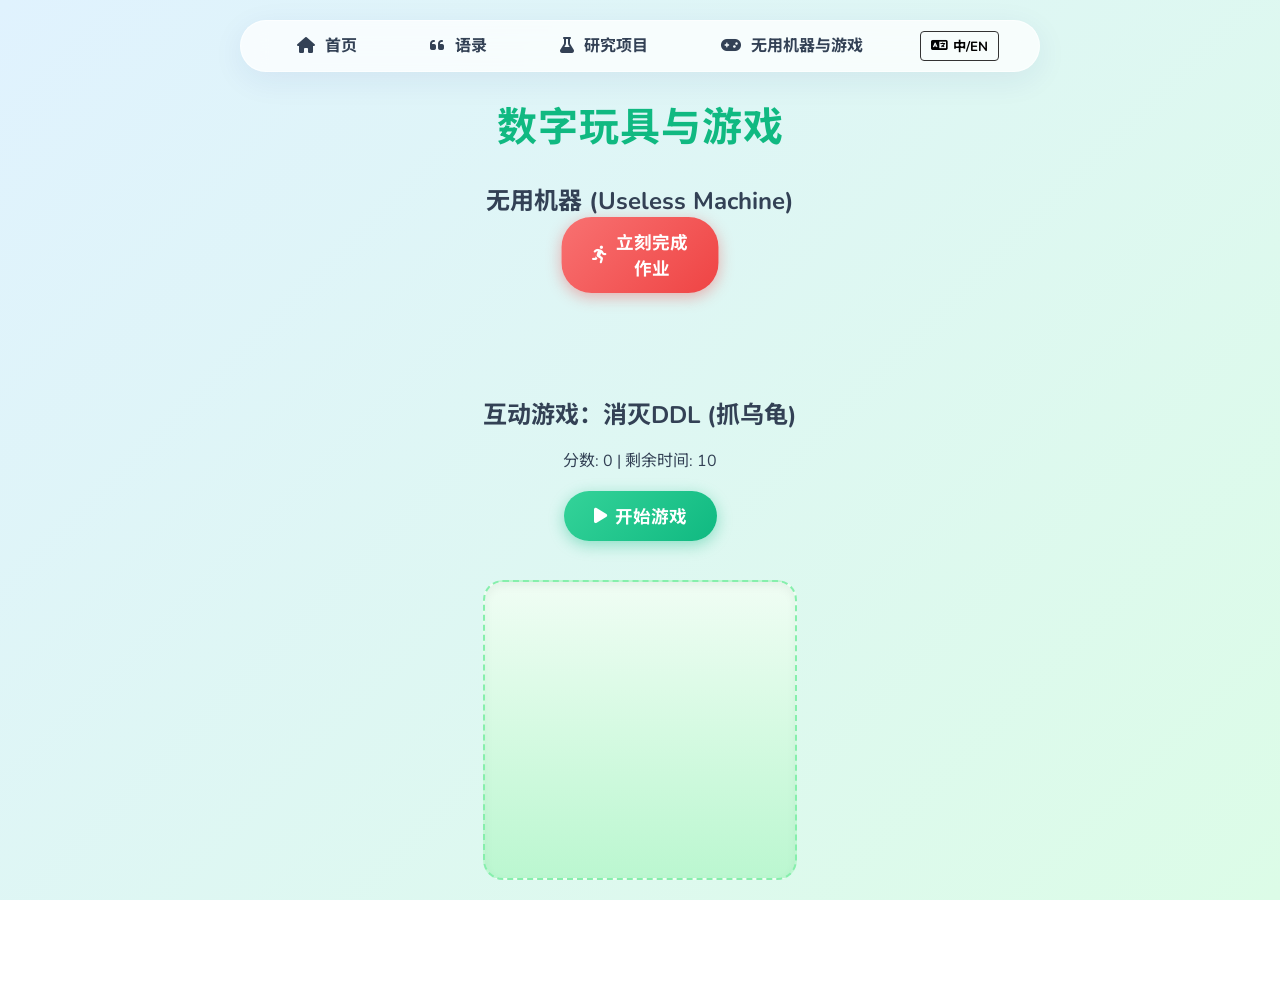
<file: machine.html>
<!DOCTYPE html>
<html lang="zh-CN">
<head>
    <meta charset="UTF-8">
    <meta name="viewport" content="width=device-width, initial-scale=1.0">
    <title>实验室 | Lab</title>
    <!-- 浏览器标签页的小乌龟图标 -->
    <link rel="icon" href="data:image/svg+xml,<svg xmlns=%22http://www.w3.org/2000/svg%22 viewBox=%220 0 100 100%22><text y=%22.9em%22 font-size=%2290%22>🐢</text></svg>">
    <!-- FontAwesome 图标库 -->
    <link rel="stylesheet" href="https://cdnjs.cloudflare.com/ajax/libs/font-awesome/6.4.0/css/all.min.css">
    <!-- 果冻风样式表 -->
    <link rel="stylesheet" href="style.css">
    <style>
        /* 局部样式：确保逃跑按钮的容器有相对定位 */
        .machine-section { text-align: center; margin-bottom: 4rem; position: relative; height: 150px; }
    </style>
</head>
<body>
    <!-- 导航栏占位符 -->
    <nav id="nav-placeholder"></nav>

    <div class="container">
        <h1 data-i18n="machine_title" style="text-align: center;">数字玩具与游戏</h1>

        <!-- 1. 无用机器 -->
        <section class="machine-section">
            <h2 data-i18n="machine_useless_title">无用机器 (Useless Machine)</h2>
            <p data-i18n="machine_useless_desc">试着点击这个按钮：</p >
            <!-- 这个按钮加了 id，会被 machine.js 控制逃跑 -->
            <button id="useless-btn"><i class="fa-solid fa-person-running"></i> <span data-i18n="machine_btn">立刻完成作业</span></button>
        </section>

        <!-- 2. 抓乌龟游戏 -->
        <section style="text-align: center;">
            <h2 data-i18n="machine_game_title">互动游戏：消灭DDL (抓乌龟)</h2>
            <p style="margin-top: 10px;">
                <span data-i18n="machine_score">分数: </span><span id="score">0</span> | 
                <span data-i18n="machine_time">剩余时间: </span><span id="time">10</span>
            </p >
            <button id="start-game-btn" style="margin: 15px 0;"><i class="fa-solid fa-play"></i> <span data-i18n="machine_start_btn">开始游戏</span></button>
            
            <!-- 游戏区域，里面有个小乌龟 Emoji -->
            <div id="game-area">
                <div id="target">🐢</div>
            </div>
        </section>
    </div>

    <!-- 页脚占位符 -->
    <footer id="footer-placeholder"></footer>

    <!-- 引入脚本：顺序非常重要 -->
    <script src="nav.js"></script>
    <script src="i18n.js"></script>
    <script src="machine.js"></script>
</body>
</html>
</file>
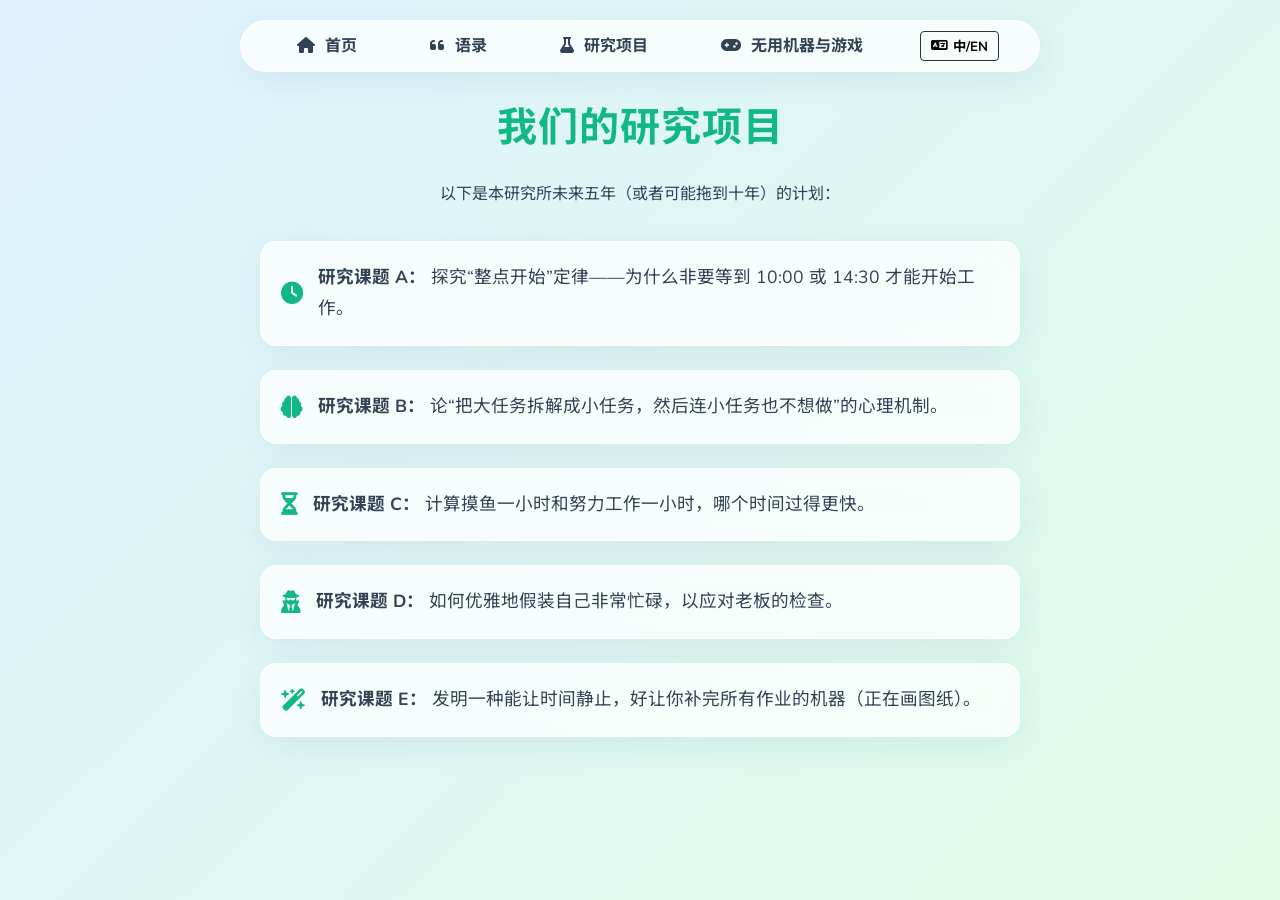
<file: project.html>
<!DOCTYPE html>
<html lang="zh-CN">
<head>
    <meta charset="UTF-8">
    <meta name="viewport" content="width=device-width, initial-scale=1.0">
    <title>研究项目 | Projects</title>
    <!-- 浏览器标签页的小乌龟图标 -->
    <link rel="icon" href="data:image/svg+xml,<svg xmlns=%22http://www.w3.org/2000/svg%22 viewBox=%220 0 100 100%22><text y=%22.9em%22 font-size=%2290%22>🐢</text></svg>">
    <!-- FontAwesome 图标库 -->
    <link rel="stylesheet" href="https://cdnjs.cloudflare.com/ajax/libs/font-awesome/6.4.0/css/all.min.css">
    <!-- 果冻风样式表 -->
    <link rel="stylesheet" href="style.css">
</head>
<body>
    <!-- 导航栏占位符 -->
    <nav id="nav-placeholder"></nav>

    <div class="container">
        <!-- 标题和介绍，使用 data-i18n 实现双语 -->
        <h1 data-i18n="projects_title" style="text-align: center;">我们的研究项目</h1>
        <p data-i18n="projects_desc" style="text-align: center; margin-bottom: 2rem;">以下是本研究所未来五年（或者可能拖到十年）的计划：</p >
        
        <!-- 项目列表容器，内容由下方 JS 动态生成 -->
        <ul class="list-items" id="projects-list"></ul>
    </div>

    <!-- 页脚占位符 -->
    <footer id="footer-placeholder"></footer>

    <!-- 引入全局脚本 -->
    <script src="nav.js"></script>
    <script src="i18n.js"></script>
    
    <!-- 页面专属脚本 -->
    <script>
        // 项目数据（中英双语，包含了 FontAwesome 图标标签）
        const projectsData = {
            zh: [
                "<i class='fa-solid fa-clock'></i> <span><strong>研究课题 A：</strong> 探究“整点开始”定律——为什么非要等到 10:00 或 14:30 才能开始工作。</span>",
                "<i class='fa-solid fa-brain'></i> <span><strong>研究课题 B：</strong> 论“把大任务拆解成小任务，然后连小任务也不想做”的心理机制。</span>",
                "<i class='fa-solid fa-hourglass-half'></i> <span><strong>研究课题 C：</strong> 计算摸鱼一小时和努力工作一小时，哪个时间过得更快。</span>",
                "<i class='fa-solid fa-user-secret'></i> <span><strong>研究课题 D：</strong> 如何优雅地假装自己非常忙碌，以应对老板的检查。</span>",
                "<i class='fa-solid fa-wand-magic-sparkles'></i> <span><strong>研究课题 E：</strong> 发明一种能让时间静止，好让你补完所有作业的机器（正在画图纸）。</span>"
            ],
            en: [
                "<i class='fa-solid fa-clock'></i> <span><strong>Project A:</strong> Study the 'O'clock Rule'—why we can only start working at exactly 10:00 or 14:30.</span>",
                "<i class='fa-solid fa-brain'></i> <span><strong>Project B:</strong> On the psychological mechanism of 'breaking a big task into small ones, and then not wanting to do the small ones either'.</span>",
                "<i class='fa-solid fa-hourglass-half'></i> <span><strong>Project C:</strong> Calculate whether time passes faster when slacking off or working hard.</span>",
                "<i class='fa-solid fa-user-secret'></i> <span><strong>Project D:</strong> How to elegantly pretend to be very busy when the boss is checking.</span>",
                "<i class='fa-solid fa-wand-magic-sparkles'></i> <span><strong>Project E:</strong> Invent a machine that freezes time so you can finish all your homework (blueprints in progress).</span>"
            ]
        };

        // 渲染项目列表的函数
        function renderProjects() {
            const lang = localStorage.getItem('site_lang') || 'zh'; // 默认中文
            const listContainer = document.getElementById('projects-list');
            listContainer.innerHTML = ''; // 清空列表
            
            // 循环生成列表项
            projectsData[lang].forEach(item => {
                const li = document.createElement('li');
                li.innerHTML = item;
                listContainer.appendChild(li);
            });
        }

        // 页面加载完成后渲染
        document.addEventListener("DOMContentLoaded", renderProjects);
        // 当切换语言时，重新渲染
        document.addEventListener("languageChanged", renderProjects);
    </script>
</body>
</html>
</file>
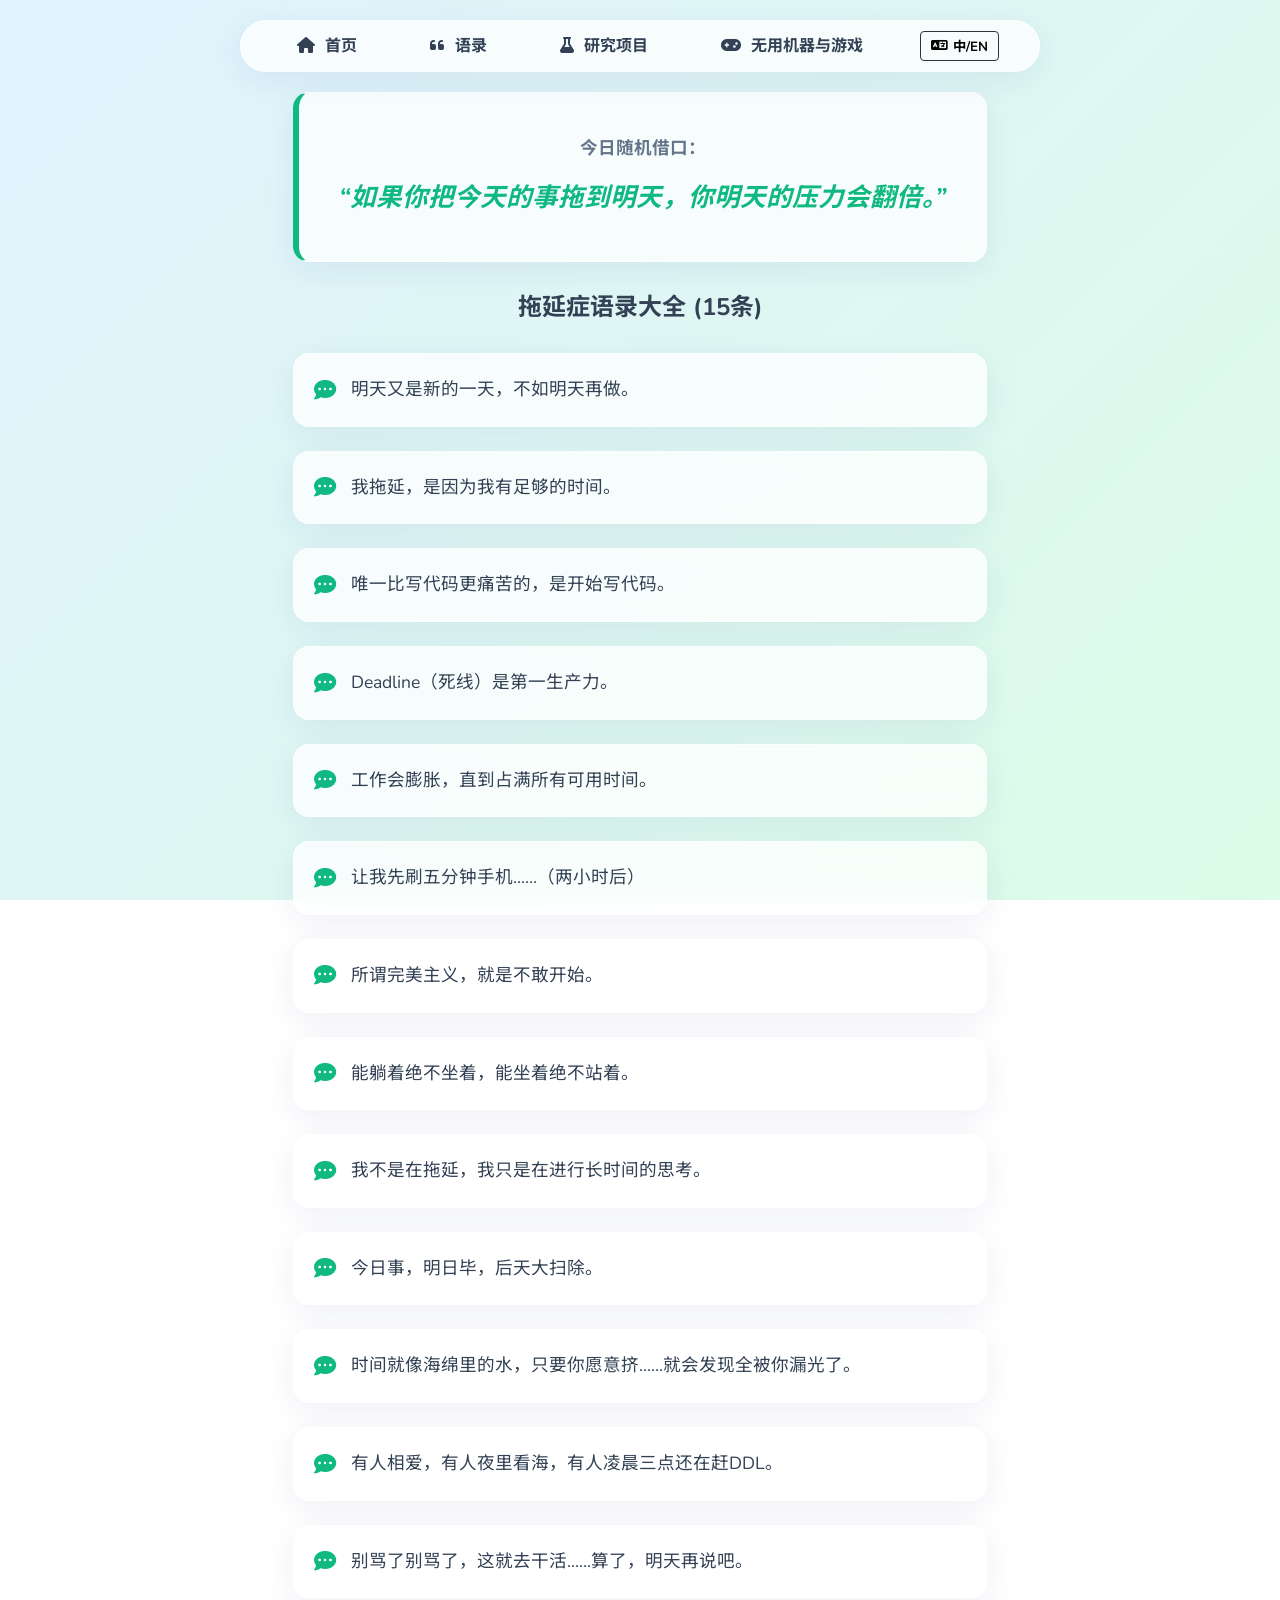
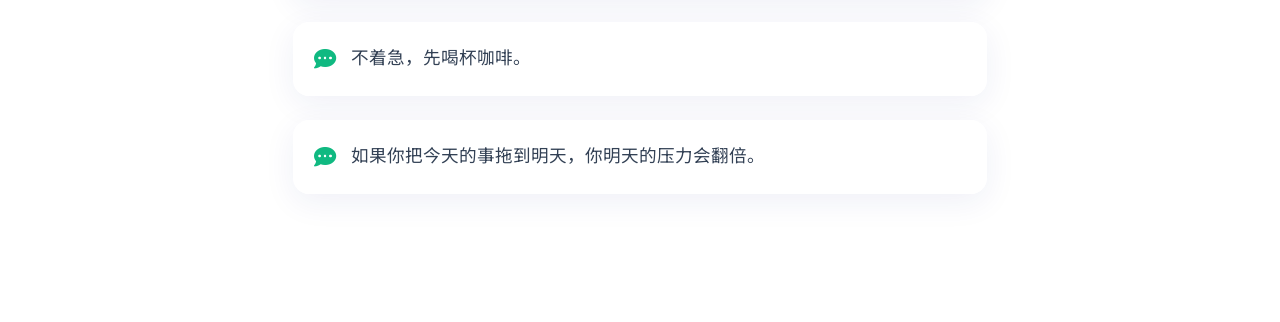
<file: quotes.html>
<!DOCTYPE html>
<html lang="zh-CN">
<head>
    <meta charset="UTF-8">
    <meta name="viewport" content="width=device-width, initial-scale=1.0">
    <title>语录 | Quotes</title>
    <!-- 浏览器标签页的小乌龟图标 -->
    <link rel="icon" href="data:image/svg+xml,<svg xmlns=%22http://www.w3.org/2000/svg%22 viewBox=%220 0 100 100%22><text y=%22.9em%22 font-size=%2290%22>🐢</text></svg>">
    <!-- FontAwesome 图标库 -->
    <link rel="stylesheet" href="https://cdnjs.cloudflare.com/ajax/libs/font-awesome/6.4.0/css/all.min.css">
    <!-- 果冻风样式表 -->
    <link rel="stylesheet" href="style.css">
</head>
<body>
    <!-- 导航栏占位符 -->
    <nav id="nav-placeholder"></nav>

    <div class="container">
        <!-- 顶部：随机抽取一条语录的果冻卡片 -->
        <div id="random-quote-box">
            <h2 data-i18n="quotes_random" style="font-size: 1.1rem; color: #64748b; margin-bottom: 10px;">今日随机借口：</h2>
            <p id="random-quote-text"></p >
        </div>

        <!-- 语录列表标题 -->
        <h2 data-i18n="quotes_list_title" style="margin-bottom: 1.5rem; color: var(--text-color); text-align: center;">拖延症语录大全 (15条)</h2>
        
        <!-- 语录列表容器，里面的内容由下面的 JS 动态生成 -->
        <ul class="list-items" id="quotes-list"></ul>
    </div>

    <!-- 页脚占位符 -->
    <footer id="footer-placeholder"></footer>

    <!-- 引入脚本：顺序不能乱 -->
    <script src="nav.js"></script>
    <script src="i18n.js"></script>
    
    <!-- 页面专属脚本：处理语录显示和随机抽取 -->
    <script>
        // 语录数据（中英双语）
        const quotesData = {
            zh: ["明天又是新的一天，不如明天再做。", "我拖延，是因为我有足够的时间。", "唯一比写代码更痛苦的，是开始写代码。", "Deadline（死线）是第一生产力。", "工作会膨胀，直到占满所有可用时间。", "让我先刷五分钟手机……（两小时后）", "所谓完美主义，就是不敢开始。", "能躺着绝不坐着，能坐着绝不站着。", "我不是在拖延，我只是在进行长时间的思考。", "今日事，明日毕，后天大扫除。", "时间就像海绵里的水，只要你愿意挤……就会发现全被你漏光了。", "有人相爱，有人夜里看海，有人凌晨三点还在赶DDL。", "别骂了别骂了，这就去干活……算了，明天再说吧。", "不着急，先喝杯咖啡。", "如果你把今天的事拖到明天，你明天的压力会翻倍。"],
            en: ["Tomorrow is a new day, might as well do it then.", "I procrastinate because I have plenty of time.", "The only thing more painful than writing code is starting to write code.", "Deadlines are the primary productive force.", "Work expands to fill all the time available.", "Let me just scroll for five minutes... (Two hours later)", "Perfectionism is just the fear of starting.", "Never stand if you can sit, never sit if you can lie down.", "I'm not procrastinating, I'm just thinking for a long time.", "Today's work, tomorrow's finish, the day after for deep cleaning.", "Time is like water in a sponge... you squeeze it and it leaks away.", "Some people fall in love, some watch the sea at night, some are still rushing deadlines at 3 AM.", "Stop yelling, I'm going to work... actually, let's do it tomorrow.", "No rush, let me grab a coffee first.", "If you put off today's work until tomorrow, your stress doubles tomorrow."]
        };

        // 渲染语录的函数
        function renderQuotes() {
            const lang = localStorage.getItem('site_lang') || 'zh';
            const quotes = quotesData[lang];
            
            // 渲染列表
            const listContainer = document.getElementById('quotes-list');
            listContainer.innerHTML = '';
            quotes.forEach(q => {
                const li = document.createElement('li');
                // 加上小气泡图标
                li.innerHTML = `<i class="fa-solid fa-comment-dots"></i> <span>${q}</span>`;
                listContainer.appendChild(li);
            });

            // 随机抽取一条显示在顶部
            const randomIndex = Math.floor(Math.random() * quotes.length);
            document.getElementById('random-quote-text').textContent = `“${quotes[randomIndex]}”`;
        }

        // 页面加载时执行一次
        document.addEventListener("DOMContentLoaded", renderQuotes);
        // 当用户点击切换语言时，重新渲染一次
        document.addEventListener("languageChanged", renderQuotes);
    </script>
</body>
</html>
</file>
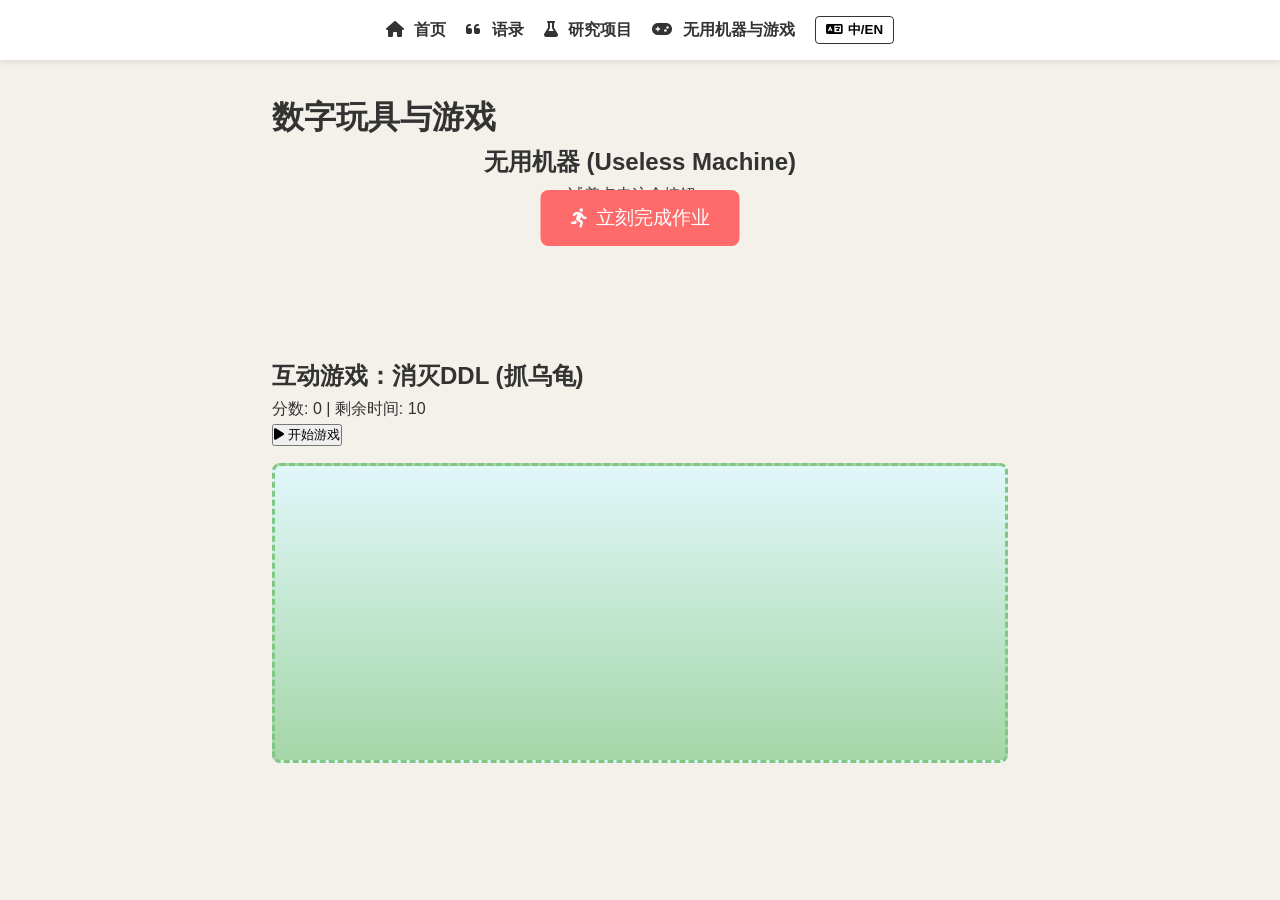
<file: web/machine.html>
<!DOCTYPE html>
<html lang="zh-CN">
<head>
    <meta charset="UTF-8">
    <meta name="viewport" content="width=device-width, initial-scale=1.0">
    <title>实验室 | Lab</title>
    <link rel="icon" href="data:image/svg+xml,<svg xmlns=%22http://www.w3.org/2000/svg%22 viewBox=%220 0 100 100%22><text y=%22.9em%22 font-size=%2290%22>🐢</text></svg>">
    <link rel="stylesheet" href="https://cdnjs.cloudflare.com/ajax/libs/font-awesome/6.4.0/css/all.min.css">
    <link rel="stylesheet" href="style.css">
    <style>
        .machine-section { text-align: center; margin-bottom: 4rem; position: relative; height: 150px; }
        #useless-btn { position: absolute; left: 50%; top: 50%; transform: translate(-50%, -50%); display: flex; align-items: center; gap: 8px;}
    </style>
</head>
<body>
    <nav id="nav-placeholder"></nav>

    <div class="container">
        <h1 data-i18n="machine_title">数字玩具与游戏</h1>

        <section class="machine-section">
            <h2 data-i18n="machine_useless_title">无用机器 (Useless Machine)</h2>
            <p data-i18n="machine_useless_desc">试着点击这个按钮：</p >
            <!-- 注意这里把图标和文字分开了，防止被JS覆盖 -->
            <button id="useless-btn"><i class="fa-solid fa-person-running"></i> <span data-i18n="machine_btn">立刻完成作业</span></button>
        </section>

        <section>
            <h2 data-i18n="machine_game_title">互动游戏：消灭DDL (抓乌龟)</h2>
            <p>
                <span data-i18n="machine_score">分数: </span><span id="score">0</span> | 
                <span data-i18n="machine_time">剩余时间: </span><span id="time">10</span>
            </p >
            <button id="start-game-btn"><i class="fa-solid fa-play"></i> <span data-i18n="machine_start_btn">开始游戏</span></button>
            
            <div id="game-area">
                <div id="target">🐢</div>
            </div>
        </section>
    </div>

    <script src="nav.js"></script>
    <script src="i18n.js"></script>
    <script src="machine.js"></script>
</body>
</html>
</file>
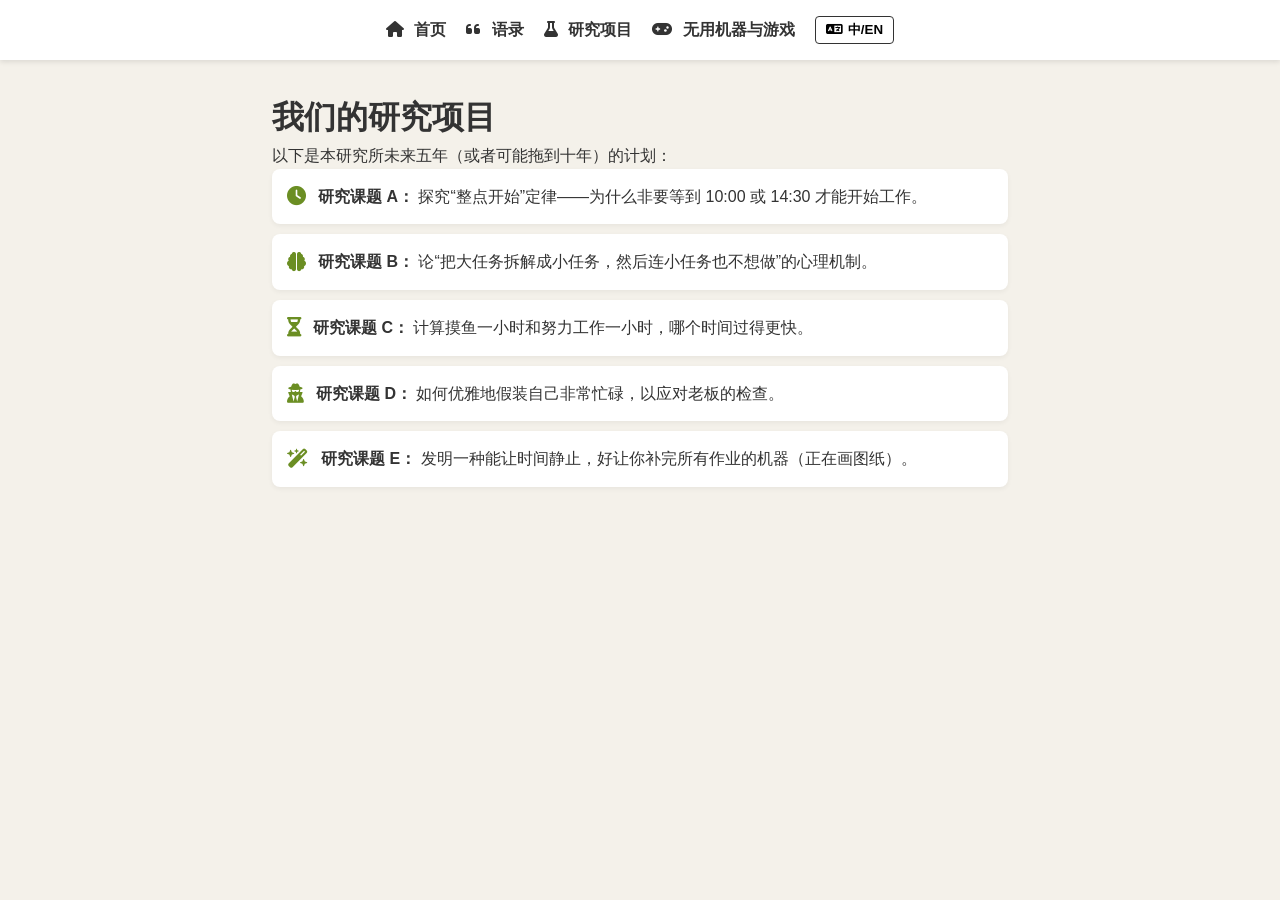
<file: web/project.html>
<!DOCTYPE html>
<html lang="zh-CN">
<head>
    <meta charset="UTF-8">
    <meta name="viewport" content="width=device-width, initial-scale=1.0">
    <title>研究项目 | Projects</title>
    <link rel="icon" href="data:image/svg+xml,<svg xmlns=%22http://www.w3.org/2000/svg%22 viewBox=%220 0 100 100%22><text y=%22.9em%22 font-size=%2290%22>🐢</text></svg>">
    <link rel="stylesheet" href="https://cdnjs.cloudflare.com/ajax/libs/font-awesome/6.4.0/css/all.min.css">
    <link rel="stylesheet" href="style.css">
</head>
<body>
    <nav id="nav-placeholder"></nav>

    <div class="container">
        <h1 data-i18n="projects_title">我们的研究项目</h1>
        <p data-i18n="projects_desc">以下是本研究所未来五年（或者可能拖到十年）的计划：</p >
        
        <ul class="list-items" id="projects-list"></ul>
    </div>

    <script src="nav.js"></script>
    <script src="i18n.js"></script>
    <script>
        // 注意这里加了 FontAwesome 图标标签 <i>
        const projectsData = {
            zh: [
                "<i class='fa-solid fa-clock'></i> <span><strong>研究课题 A：</strong> 探究“整点开始”定律——为什么非要等到 10:00 或 14:30 才能开始工作。</span>",
                "<i class='fa-solid fa-brain'></i> <span><strong>研究课题 B：</strong> 论“把大任务拆解成小任务，然后连小任务也不想做”的心理机制。</span>",
                "<i class='fa-solid fa-hourglass-half'></i> <span><strong>研究课题 C：</strong> 计算摸鱼一小时和努力工作一小时，哪个时间过得更快。</span>",
                "<i class='fa-solid fa-user-secret'></i> <span><strong>研究课题 D：</strong> 如何优雅地假装自己非常忙碌，以应对老板的检查。</span>",
                "<i class='fa-solid fa-wand-magic-sparkles'></i> <span><strong>研究课题 E：</strong> 发明一种能让时间静止，好让你补完所有作业的机器（正在画图纸）。</span>"
            ],
            en: [
                "<i class='fa-solid fa-clock'></i> <span><strong>Project A:</strong> Study the 'O'clock Rule'—why we can only start working at exactly 10:00 or 14:30.</span>",
                "<i class='fa-solid fa-brain'></i> <span><strong>Project B:</strong> On the psychological mechanism of 'breaking a big task into small ones, and then not wanting to do the small ones either'.</span>",
                "<i class='fa-solid fa-hourglass-half'></i> <span><strong>Project C:</strong> Calculate whether time passes faster when slacking off or working hard.</span>",
                "<i class='fa-solid fa-user-secret'></i> <span><strong>Project D:</strong> How to elegantly pretend to be very busy when the boss is checking.</span>",
                "<i class='fa-solid fa-wand-magic-sparkles'></i> <span><strong>Project E:</strong> Invent a machine that freezes time so you can finish all your homework (blueprints in progress).</span>"
            ]
        };

        function renderProjects() {
            const lang = localStorage.getItem('site_lang') || 'zh';
            const listContainer = document.getElementById('projects-list');
            listContainer.innerHTML = '';
            projectsData[lang].forEach(item => {
                const li = document.createElement('li');
                li.innerHTML = item;
                listContainer.appendChild(li);
            });
        }

        document.addEventListener("DOMContentLoaded", renderProjects);
        document.addEventListener("languageChanged", renderProjects);
    </script>
</body>
</html>
</file>
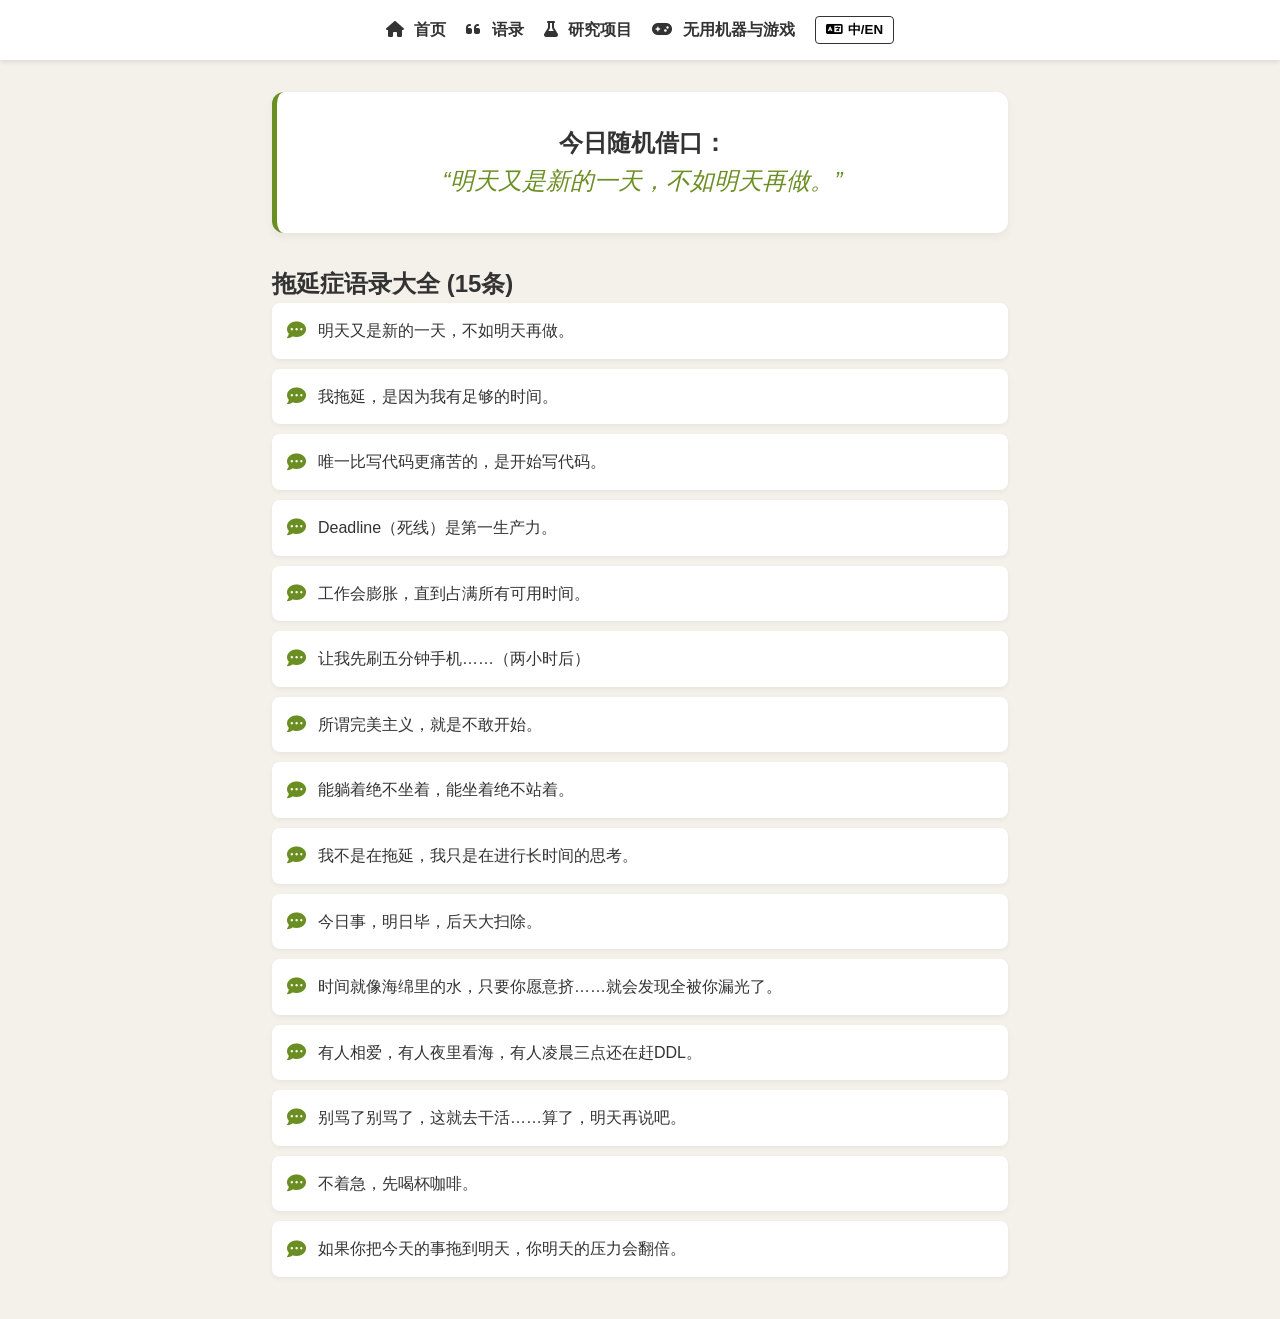
<file: web/quotes.html>
<!DOCTYPE html>
<html lang="zh-CN">
<head>
    <meta charset="UTF-8">
    <meta name="viewport" content="width=device-width, initial-scale=1.0">
    <title>语录 | Quotes</title>
    <link rel="icon" href="data:image/svg+xml,<svg xmlns=%22http://www.w3.org/2000/svg%22 viewBox=%220 0 100 100%22><text y=%22.9em%22 font-size=%2290%22>🐢</text></svg>">
    <link rel="stylesheet" href="https://cdnjs.cloudflare.com/ajax/libs/font-awesome/6.4.0/css/all.min.css">
    <link rel="stylesheet" href="style.css">
</head>
<body>
    <nav id="nav-placeholder"></nav>

    <div class="container">
        <div id="random-quote-box">
            <h2 data-i18n="quotes_random">今日随机借口：</h2>
            <p id="random-quote-text"></p >
        </div>

        <h2 data-i18n="quotes_list_title">拖延症语录大全 (15条)</h2>
        <ul class="list-items" id="quotes-list"></ul>
    </div>

    <script src="nav.js"></script>
    <script src="i18n.js"></script>
    <script>
        const quotesData = {
            zh: [
                "明天又是新的一天，不如明天再做。", "我拖延，是因为我有足够的时间。", "唯一比写代码更痛苦的，是开始写代码。",
                "Deadline（死线）是第一生产力。", "工作会膨胀，直到占满所有可用时间。", "让我先刷五分钟手机……（两小时后）",
                "所谓完美主义，就是不敢开始。", "能躺着绝不坐着，能坐着绝不站着。", "我不是在拖延，我只是在进行长时间的思考。",
                "今日事，明日毕，后天大扫除。", "时间就像海绵里的水，只要你愿意挤……就会发现全被你漏光了。", "有人相爱，有人夜里看海，有人凌晨三点还在赶DDL。",
                "别骂了别骂了，这就去干活……算了，明天再说吧。", "不着急，先喝杯咖啡。", "如果你把今天的事拖到明天，你明天的压力会翻倍。"
            ],
            en: [
                "Tomorrow is a new day, might as well do it then.", "I procrastinate because I have plenty of time.", "The only thing more painful than writing code is starting to write code.",
                "Deadlines are the primary productive force.", "Work expands to fill all the time available.", "Let me just scroll for five minutes... (Two hours later)",
                "Perfectionism is just the fear of starting.", "Never stand if you can sit, never sit if you can lie down.", "I'm not procrastinating, I'm just thinking for a long time.",
                "Today's work, tomorrow's finish, the day after for deep cleaning.", "Time is like water in a sponge... you squeeze it and it leaks away.", "Some people fall in love, some watch the sea at night, some are still rushing deadlines at 3 AM.",
                "Stop yelling, I'm going to work... actually, let's do it tomorrow.", "No rush, let me grab a coffee first.", "If you put off today's work until tomorrow, your stress doubles tomorrow."
            ]
        };

        function renderQuotes() {
            const lang = localStorage.getItem('site_lang') || 'zh';
            const quotes = quotesData[lang];

            const listContainer = document.getElementById('quotes-list');
            listContainer.innerHTML = '';
            quotes.forEach(q => {
                const li = document.createElement('li');
                li.innerHTML = `<i class="fa-solid fa-comment-dots"></i> <span>${q}</span>`;
                listContainer.appendChild(li);
            });

            const randomIndex = Math.floor(Math.random() * quotes.length);
            document.getElementById('random-quote-text').textContent = `“${quotes[randomIndex]}”`;
        }

        document.addEventListener("DOMContentLoaded", renderQuotes);
        document.addEventListener("languageChanged", renderQuotes);
    </script>
</body>
</html>
</file>
<file: style.css>
/* 引入圆润可爱的字体 */
@import url('https://fonts.googleapis.com/css2?family=Nunito:wght@400;700&family=Noto+Sans+SC:wght@400;700&display=swap');

:root {
    --bg-gradient: linear-gradient(135deg, #e0f2fe 0%, #dcfce7 100%);
    --glass-bg: rgba(255, 255, 255, 0.75);
    --glass-border: rgba(255, 255, 255, 0.6);
    --text-color: #334155;
    --primary-color: #10b981;
    --shadow: 0 8px 32px 0 rgba(31, 38, 135, 0.07);
}

* {
    box-sizing: border-box;
    margin: 0;
    padding: 0;
}

body {
    font-family: 'Nunito', 'Noto Sans SC', sans-serif;
    background: var(--bg-gradient);
    background-attachment: fixed;
    color: var(--text-color);
    line-height: 1.8;
    min-height: 100vh;
    display: flex;
    flex-direction: column;
}

/* 悬浮胶囊导航栏 */
nav {
    position: sticky;
    top: 20px;
    margin: 0 auto;
    width: 90%;
    max-width: 800px;
    background: var(--glass-bg);
    backdrop-filter: blur(12px);
    -webkit-backdrop-filter: blur(12px);
    border: 1px solid var(--glass-border);
    border-radius: 50px;
    box-shadow: var(--shadow);
    padding: 10px 20px;
    z-index: 100;
}

nav ul {
    list-style: none;
    display: flex;
    justify-content: space-around;
    align-items: center;
    flex-wrap: wrap;
}

nav a {
    text-decoration: none;
    color: var(--text-color);
    font-weight: 700;
    padding: 8px 16px;
    border-radius: 20px;
    transition: all 0.3s ease;
}

nav a:hover {
    background: rgba(16, 185, 129, 0.1);
    color: var(--primary-color);
    transform: translateY(-2px);
}

nav a i {
    margin-right: 6px;
}

/* 主体内容容器 */
.container {
    flex: 1;
    max-width: 800px;
    margin: 40px auto;
    padding: 0 20px;
}

h1 {
    font-size: 2.5rem;
    color: var(--primary-color);
    margin-bottom: 1rem;
    letter-spacing: 1px;
}

/* 首页大图 */
.hero {
    text-align: center;
    margin-bottom: 3rem;
    animation: fadeInDown 0.8s ease;
}

.hero img {
    width: 100%;
    max-height: 450px;
    object-fit: cover;
    border-radius: 20px;
    box-shadow: 0 15px 35px rgba(0, 0, 0, 0.1), inset 0 0 0 1px rgba(255, 255, 255, 0.5);
    transition: transform 0.3s ease;
}

.hero img:hover {
    transform: scale(1.02);
}

.hero h1 {
    margin-top: 2rem;
}

.hero p {
    font-size: 1.2rem;
    color: #64748b;
}

/* 果冻风卡片 */
#random-quote-box, ul.list-items li {
    background: var(--glass-bg);
    backdrop-filter: blur(12px);
    -webkit-backdrop-filter: blur(12px);
    border: 1px solid var(--glass-border);
    border-radius: 16px;
    box-shadow: var(--shadow);
    margin-bottom: 1.5rem;
    transition: transform 0.3s ease, box-shadow 0.3s ease;
}

#random-quote-box {
    padding: 2.5rem;
    text-align: center;
    border-left: 6px solid var(--primary-color);
}

#random-quote-text {
    font-size: 1.6rem;
    font-weight: 700;
    font-style: italic;
    color: var(--primary-color);
}

ul.list-items {
    list-style: none;
}

ul.list-items li {
    padding: 20px;
    display: flex;
    align-items: center;
    font-size: 1.1rem;
}

ul.list-items li:hover {
    transform: translateY(-5px);
    box-shadow: 0 15px 35px rgba(0, 0, 0, 0.1);
}

ul.list-items li i {
    color: var(--primary-color);
    margin-right: 15px;
    font-size: 1.4rem;
}

/* 按钮 */
button {
    cursor: pointer;
    font-family: inherit;
}

#useless-btn, #start-game-btn {
    padding: 12px 30px;
    font-size: 1.1rem;
    font-weight: 700;
    color: white;
    background: linear-gradient(135deg, #34d399, #10b981);
    border: none;
    border-radius: 30px;
    box-shadow: 0 4px 15px rgba(16, 185, 129, 0.4);
    transition: all 0.3s ease;
    display: inline-flex;
    align-items: center;
    gap: 8px;
}

#useless-btn:hover, #start-game-btn:hover {
    transform: translateY(-3px);
    box-shadow: 0 8px 25px rgba(16, 185, 129, 0.6);
}

#useless-btn {
    position: absolute;
    left: 50%;
    top: 50%;
    transform: translate(-50%, -50%);
    background: linear-gradient(135deg, #f87171, #ef4444);
    box-shadow: 0 4px 15px rgba(239, 68, 68, 0.4);
}

/* 游戏区域 */
#game-area {
    width: 100%;
    height: 300px;
    background: linear-gradient(to bottom, #f0fdf4 0%, #bbf7d0 100%);
    position: relative;
    border-radius: 20px;
    overflow: hidden;
    margin-top: 1.5rem;
    border: 2px dashed #86efac;
    box-shadow: inset 0 4px 10px rgba(0,0,0,0.05);
}

#target {
    width: 60px;
    height: 60px;
    font-size: 50px;
    line-height: 60px;
    text-align: center;
    background-color: transparent;
    position: absolute;
    display: none;
    cursor: pointer;
    user-select: none;
    transition: transform 0.1s;
}

#target:active {
    transform: scale(0.8);
}

/* 页脚 */
footer {
    text-align: center;
    padding: 2rem;
    margin-top: auto;
    color: #64748b;
    font-size: 0.9rem;
}

footer p {
    margin: 0.5rem 0;
}

@keyframes fadeInDown {
    from { opacity: 0; transform: translateY(-20px); }
    to { opacity: 1; transform: translateY(0); }
}

/* 响应式设计 */
@media (max-width: 600px) {
    nav { top: 10px; width: 95%; padding: 10px; }
    nav ul { flex-direction: column; gap: 10px; }
    h1 { font-size: 2rem; }
    #random-quote-text { font-size: 1.3rem; }
}
</file>
<file: web/style.css>
/* style.css */
:root {
    --bg-color: #f4f1ea;
    --text-color: #333;
    --primary-color: #6b8e23;
    --nav-bg: #fff;
}

* {
    box-sizing: border-box;
    margin: 0;
    padding: 0;
}

body {
    font-family: 'Segoe UI', Tahoma, Geneva, Verdana, sans-serif;
    background-color: var(--bg-color);
    color: var(--text-color);
    line-height: 1.6;
}

/* 导航栏样式 */
nav {
    background-color: var(--nav-bg);
    padding: 1rem;
    box-shadow: 0 2px 5px rgba(0,0,0,0.1);
    position: sticky;
    top: 0;
    z-index: 100;
}

nav ul {
    list-style: none;
    display: flex;
    justify-content: center;
    align-items: center;
    gap: 20px;
}

nav a {
    text-decoration: none;
    color: var(--text-color);
    font-weight: bold;
    transition: color 0.3s;
}

nav a:hover {
    color: var(--primary-color);
}

nav a i {
    margin-right: 6px;
}

/* 主体内容容器 */
.container {
    max-width: 800px;
    margin: 0 auto;
    padding: 2rem;
}

/* 英雄区大图 (Hero Image) */
.hero {
    text-align: center;
    margin-bottom: 2rem;
}

.hero img {
    width: 100%;
    max-height: 400px;
    object-fit: cover;
    border-radius: 12px;
    box-shadow: 0 4px 10px rgba(0,0,0,0.15);
}

.hero h1 {
    margin-top: 1.5rem;
    font-size: 2.5rem;
}

/* 随机语录区 */
#random-quote-box {
    background: #fff;
    padding: 2rem;
    border-radius: 12px;
    text-align: center;
    box-shadow: 0 4px 10px rgba(0,0,0,0.05);
    margin-bottom: 2rem;
    border-left: 5px solid var(--primary-color);
}

#random-quote-text {
    font-size: 1.5rem;
    font-style: italic;
    color: var(--primary-color);
}

/* 列表样式 */
ul.list-items {
    list-style: none;
}

ul.list-items li {
    background: #fff;
    margin-bottom: 10px;
    padding: 15px;
    border-radius: 8px;
    box-shadow: 0 2px 5px rgba(0,0,0,0.05);
    display: flex;
    align-items: center;
}

ul.list-items li i {
    color: var(--primary-color);
    margin-right: 12px;
    font-size: 1.2rem;
}

/* =========================================
   无用机器按钮（恢复成瞬间移动）
========================================= */
#useless-btn {
    padding: 15px 30px;
    font-size: 1.2rem;
    background-color: #ff6b6b;
    color: white;
    border: none;
    border-radius: 8px;
    cursor: pointer;
    /* 去掉了平滑过渡，恢复瞬移 */
    transition: all 0.2s;
    display: flex;
    align-items: center;
    gap: 8px;
}

/* =========================================
   游戏区域（草地和小乌龟）
========================================= */
#game-area {
    width: 100%;
    height: 300px;
    background: linear-gradient(to bottom, #e0f7fa 0%, #a5d6a7 100%);
    position: relative;
    border-radius: 8px;
    overflow: hidden;
    margin-top: 1rem;
    border: 3px dashed #81c784;
}

#target {
    width: 60px;
    height: 60px;
    font-size: 50px;
    line-height: 60px;
    text-align: center;
    background-color: transparent;
    position: absolute;
    display: none;
    cursor: pointer;
    user-select: none;
    transition: transform 0.1s;
}

#target:active {
    transform: scale(0.8);
}

/* 通用按钮样式 */
button {
    cursor: pointer;
}

/* 响应式设计（手机端） */
@media (max-width: 600px) {
    nav ul {
        flex-direction: column;
        gap: 10px;
    }
    .hero h1 {
        font-size: 1.8rem;
    }
    #random-quote-text {
        font-size: 1.2rem;
    }
}
</file>
